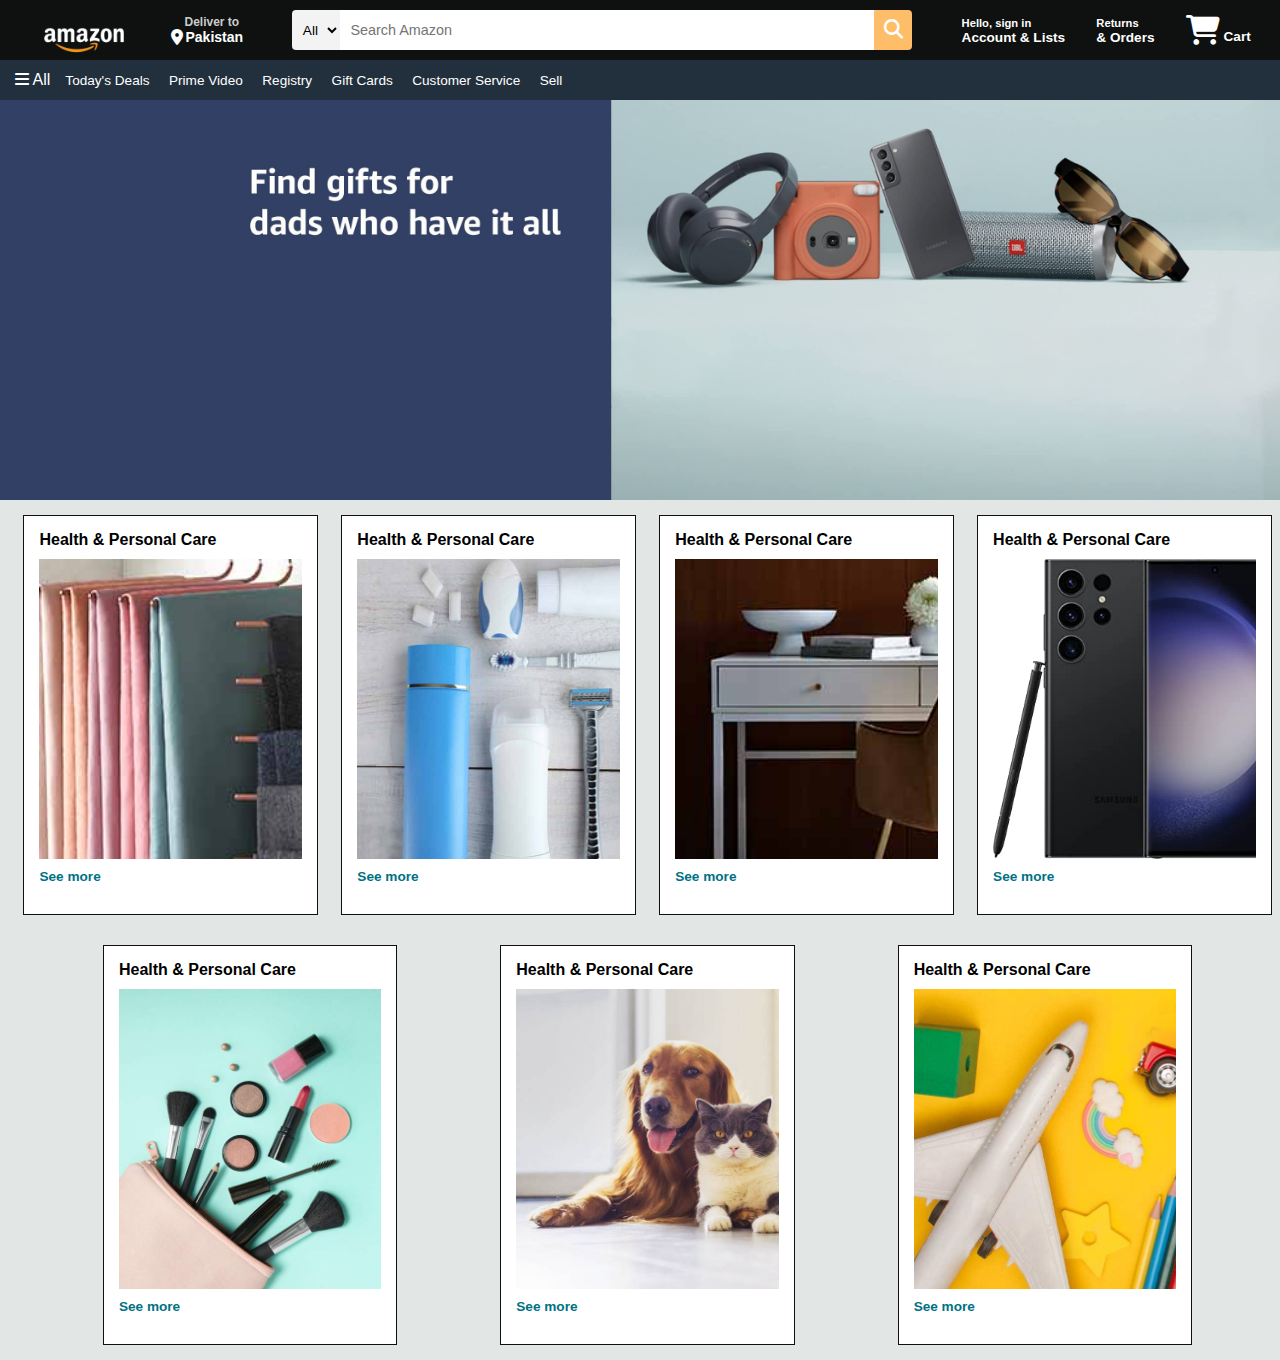
<file: amazon/index.html>
<!DOCTYPE html>
<html lang="en">

<head>
    <meta charset="UTF-8">
    <meta name="viewport" content="width=device-width, initial-scale=1.0">
    <title>Amazon.com.Spend less. Smile more</title>
</head>
<link rel="stylesheet" href="style.css">
<link rel="stylesheet" href="https://cdnjs.cloudflare.com/ajax/libs/font-awesome/6.7.2/css/all.min.css">

<body>
    <header>
        <div class="nav">
            <div class="nav_logo border">
                <div class="logo"></div>
            </div>

            <div class="nav_address border">
                <p class="add_first">Deliver to</p>
                <div class="add_icon">
                    <i class="fa-solid fa-location-dot"></i>

                    <p class="add_second">Pakistan</p>
                </div>
            </div>

            <div class="nav_search">
                <select class="search_select">
                    <option>All</option>
                </select>
                <input type="text" placeholder="Search Amazon" class="search_input">
                <div class="search_icon">
                    <i class="fa-solid fa-magnifying-glass"></i>
                </div>
            </div>

            <div class="nav_signin border">
                <p><span>Hello, sign in</span></p>
                <p class="nav_second">Account & Lists</p>
            </div>

            <div class="nav_return border">
                <p><span>Returns</span></p>
                <p class="nav_second">& Orders</p>
            </div>

            <div class="nav_cart border">
                <i class="fa-solid fa-cart-shopping"></i>
                Cart
            </div>
        </div>

        <div class="panel">
            <div class="panel_all">
                <i class="fa-solid fa-bars"></i>
                All
            </div>

            <div class="panel_options">
                <p>Today's Deals</p>
                <p>Prime Video</p>
                <p>Registry</p>
                <p>Gift Cards</p>
                <p>Customer Service</p>
                <p>Sell</p>
            </div>
    </header>

    <div class="hero_section"></div>

    <div class="shop_section">
        <div class="box1 box">
            <div class="box_content">
                <h3>Health & Personal Care</h3>
                <div class="box_image" style="background-image: url('box1_image.jpg');"></div>
                <p>See more</p>
            </div>
        </div>
        <div class="box2 box">
            <div class="box_content">
                <h3>Health & Personal Care</h3>
                <div class="box_image" style="background-image: url('box2_image.jpg');"></div>
                <p>See more</p>
            </div>
        </div>
        <div class="box3 box">
            <div class="box_content">
                <h3>Health & Personal Care</h3>
                <div class="box_image" style="background-image: url('box3_image.jpg');"></div>
                <p>See more</p>
            </div>
        </div>
        <div class="box4 box">
            <div class="box_content">
                <h3>Health & Personal Care</h3>
                <div class="box_image" style="background-image: url('box4_image.jpg');"></div>
                <p>See more</p>
            </div>
        </div>
        <div class="box4 box">
            <div class="box_content">
                <h3>Health & Personal Care</h3>
                <div class="box_image" style="background-image: url('box5_image.jpg');"></div>
                <p>See more</p>
            </div>
        </div>
        <div class="box4 box">
            <div class="box_content">
                <h3>Health & Personal Care</h3>
                <div class="box_image" style="background-image: url('box6_image.jpg');"></div>
                <p>See more</p>
            </div>
        </div>
        <div class="box4 box">
            <div class="box_content">
                <h3>Health & Personal Care</h3>
                <div class="box_image" style="background-image: url('box7_image.jpg');"></div>
                <p>See more</p>
            </div>
        </div>
    </div>

</body>

</html>
</file>
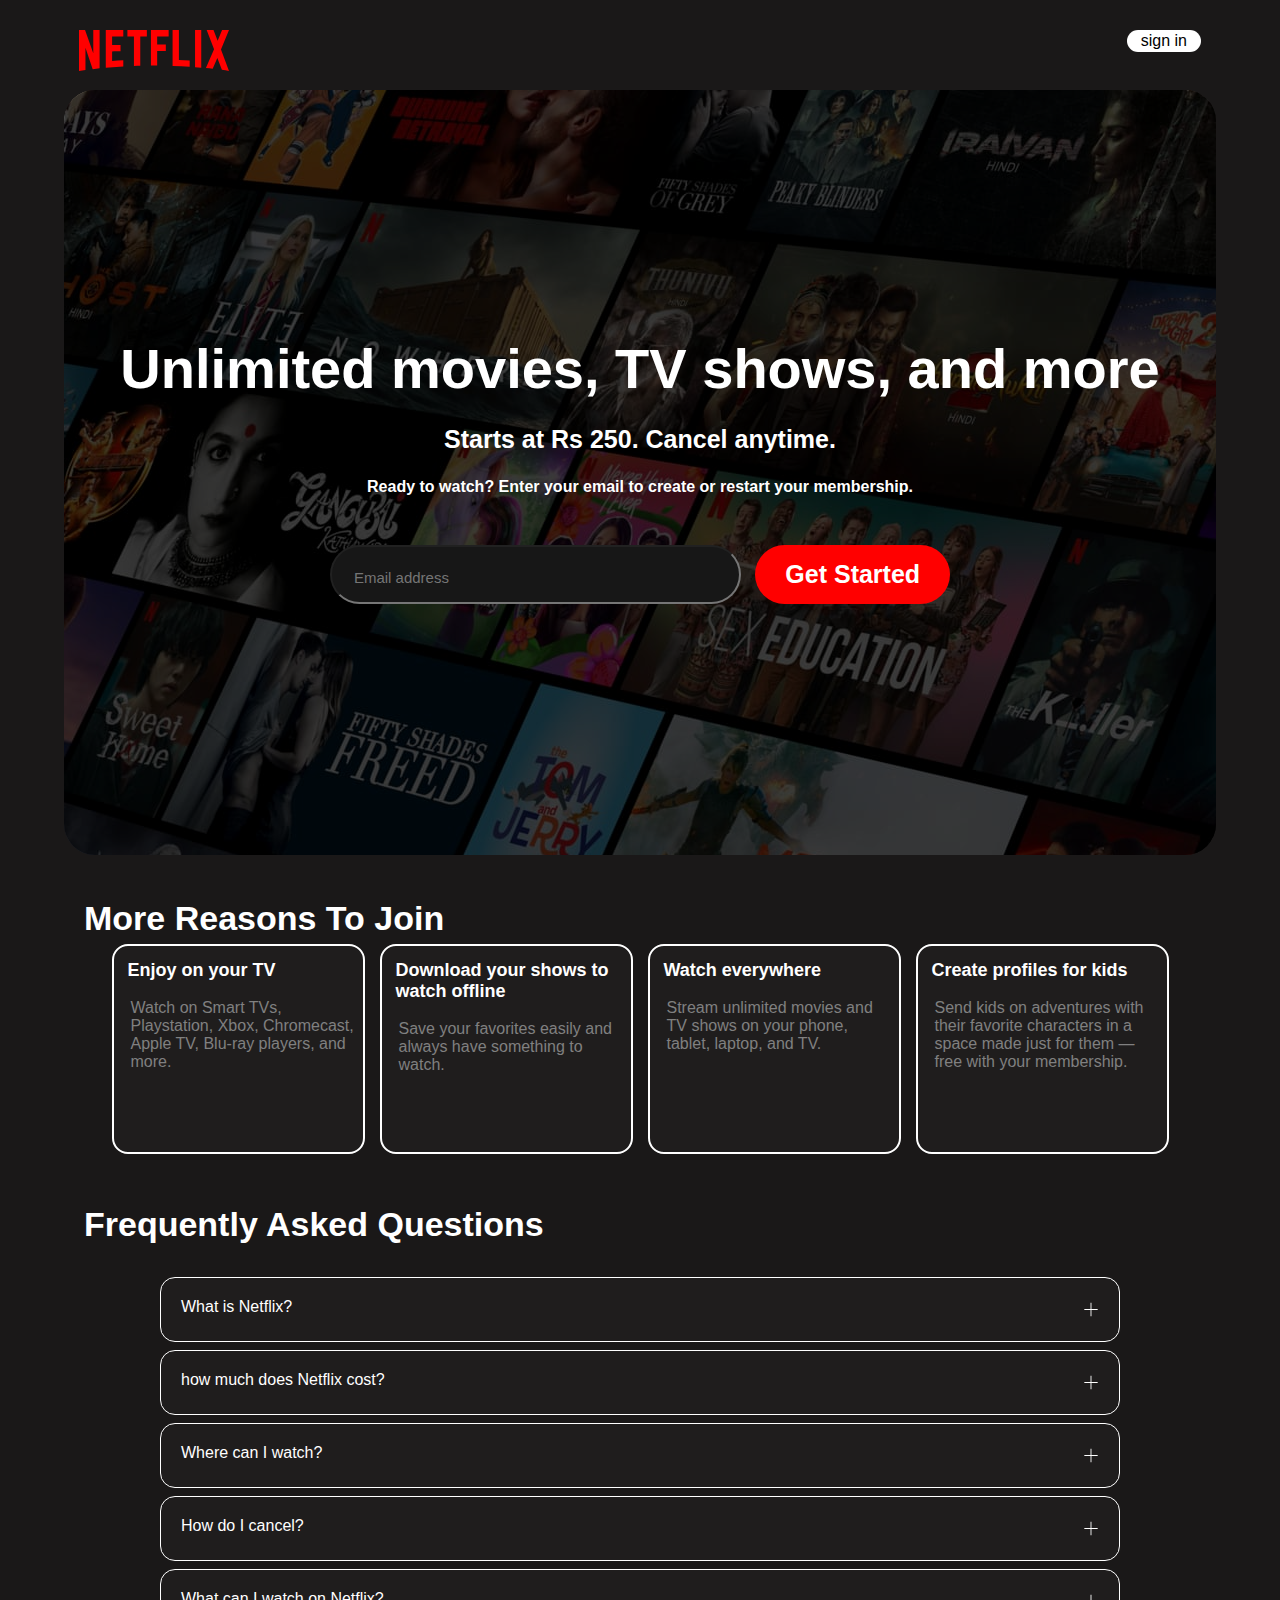
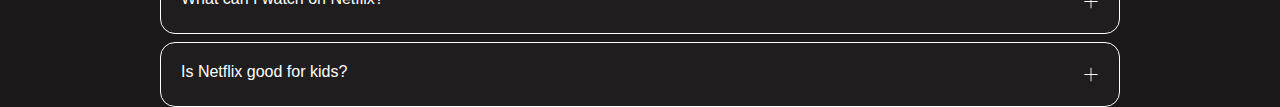
<file: netflix_login_page_clone/index.html>
<!DOCTYPE html>
<html lang="en">

<head>
    <meta charset="UTF-8">
    <meta name="viewport" content="width=device-width, initial-scale=1.0">
    <title>Netflix</title>
    <link rel="stylesheet" href="style.css">
</head>

<body>
    <header>
        <nav>
            <div class="logo"><img src="images/New folder/logo.svg" alt=""></div>
            <div class="sign"><button>sign in</button> </div>
        </nav>
    </header>
    <main>

        <div class="text">
            
            
            <span> Unlimited movies, TV shows, and more</span>
            
            
            <span>Starts at Rs 250. Cancel anytime.</span>
            
            
            <span>Ready to watch? Enter your email to create or restart your membership.</span>
            <div class=host>
                <input class="address" type="text" placeholder="Email address">
                <button class="login">Get Started</button>
            </div>
        </div>
    </main>
    

    <section>
        <div class="headinh-2">
            <h1>More Reasons To Join</h1>
        </div>
        <div class="Reasons">
            <div class="mbox1 msg">
                <h3>Enjoy on your TV</h3>
                <p>Watch on Smart TVs, Playstation, Xbox, Chromecast, Apple TV, Blu-ray players, and more.</p>
            </div>

            <div class="mbox2 msg">
                <h3>Download your shows to watch offline</h3>
                <p>Save your favorites easily and always have something to watch.</p>
            </div>
            
            <div class="mbox3 msg">
                <h3>Watch everywhere</h3>
                <p>Stream unlimited movies and TV shows on your phone, tablet, laptop, and TV.</p>
            </div>
            
            <div class="mbox4 msg">
                <h3>Create profiles for kids</h3>
                <p>Send kids on adventures with their favorite characters in a space made just for them — free with your
                    membership.</p>
            </div>
        </div>

    </section>

    <section>

        <div class="heading-3">
            <h1>Frequently Asked Questions</h1>
        </div>
        <div class="questions">
            <span>What is Netflix? </span>
            <svg xmlns="http://www.w3.org/2000/svg" fill="none" role="img" viewBox="0 0 36 36" width="36" height="36" data-icon="PlusLarge" aria-hidden="true" class="accordion-heading_iconStyles__199uojx2 accordion-heading_iconStyles_isOpen_false__199uojx4 default-ltr-cache-69r1y0-StyledPlusLarge e164gv2o4"><path fill-rule="evenodd" clip-rule="evenodd" d="M17 17V3H19V17H33V19H19V33H17V19H3V17H17Z" fill="currentColor"></path></svg>
        </div>

        <div class="questions">
            <span>how much does Netflix cost? </span>
            <svg xmlns="http://www.w3.org/2000/svg" fill="none" role="img" viewBox="0 0 36 36" width="36" height="36" data-icon="PlusLarge" aria-hidden="true" class="accordion-heading_iconStyles__199uojx2 accordion-heading_iconStyles_isOpen_false__199uojx4 default-ltr-cache-69r1y0-StyledPlusLarge e164gv2o4"><path fill-rule="evenodd" clip-rule="evenodd" d="M17 17V3H19V17H33V19H19V33H17V19H3V17H17Z" fill="currentColor"></path></svg>
        </div>

        <div class="questions">
            <span>Where can I watch? </span>
            <svg xmlns="http://www.w3.org/2000/svg" fill="none" role="img" viewBox="0 0 36 36" width="36" height="36" data-icon="PlusLarge" aria-hidden="true" class="accordion-heading_iconStyles__199uojx2 accordion-heading_iconStyles_isOpen_false__199uojx4 default-ltr-cache-69r1y0-StyledPlusLarge e164gv2o4"><path fill-rule="evenodd" clip-rule="evenodd" d="M17 17V3H19V17H33V19H19V33H17V19H3V17H17Z" fill="currentColor"></path></svg>
        </div>

        <div class="questions">
            <span>How do I cancel? </span>
            <svg xmlns="http://www.w3.org/2000/svg" fill="none" role="img" viewBox="0 0 36 36" width="36" height="36" data-icon="PlusLarge" aria-hidden="true" class="accordion-heading_iconStyles__199uojx2 accordion-heading_iconStyles_isOpen_false__199uojx4 default-ltr-cache-69r1y0-StyledPlusLarge e164gv2o4"><path fill-rule="evenodd" clip-rule="evenodd" d="M17 17V3H19V17H33V19H19V33H17V19H3V17H17Z" fill="currentColor"></path></svg>
        </div>

        <div class="questions">
            <span>What can I watch on Netflix? </span>
            <svg xmlns="http://www.w3.org/2000/svg" fill="none" role="img" viewBox="0 0 36 36" width="36" height="36" data-icon="PlusLarge" aria-hidden="true" class="accordion-heading_iconStyles__199uojx2 accordion-heading_iconStyles_isOpen_false__199uojx4 default-ltr-cache-69r1y0-StyledPlusLarge e164gv2o4"><path fill-rule="evenodd" clip-rule="evenodd" d="M17 17V3H19V17H33V19H19V33H17V19H3V17H17Z" fill="currentColor"></path></svg>
        </div>

        <div class="questions">
            <span>Is Netflix good for kids? </span>
            <svg xmlns="http://www.w3.org/2000/svg" fill="none" role="img" viewBox="0 0 36 36" width="36" height="36" data-icon="PlusLarge" aria-hidden="true" class="accordion-heading_iconStyles__199uojx2 accordion-heading_iconStyles_isOpen_false__199uojx4 default-ltr-cache-69r1y0-StyledPlusLarge e164gv2o4"><path fill-rule="evenodd" clip-rule="evenodd" d="M17 17V3H19V17H33V19H19V33H17V19H3V17H17Z" fill="currentColor"></path></svg>
        </div>
            
            
            

            
            
           

            
        
    </section>








</body>

</html>
</file>
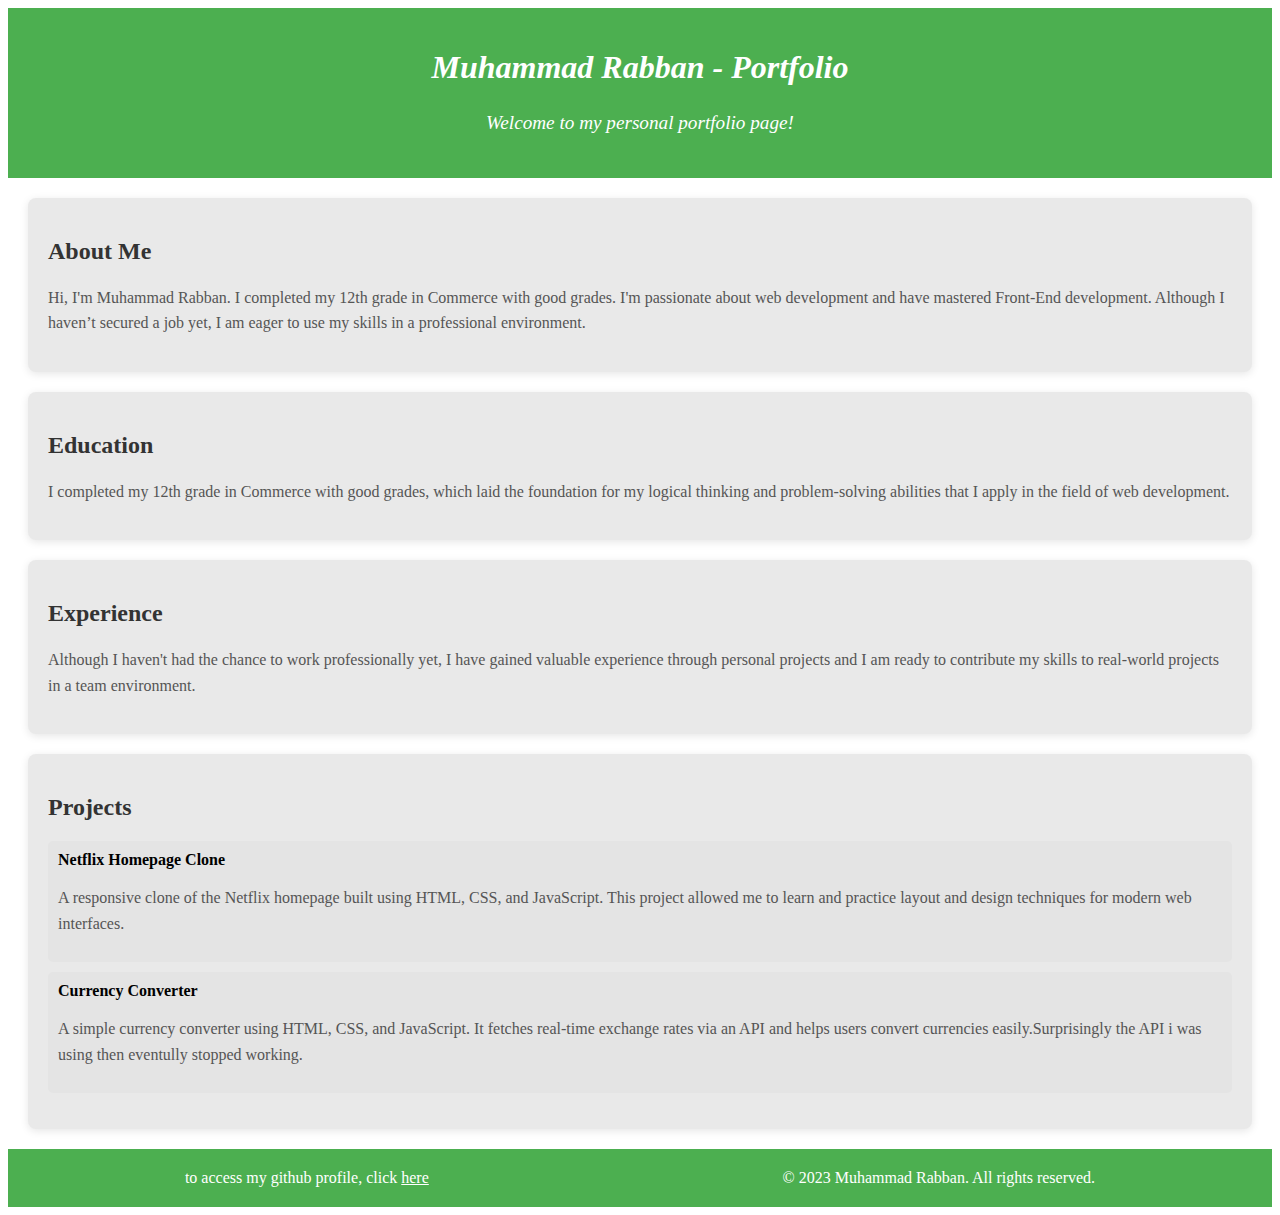
<file: portfolio/index.html>
<!DOCTYPE html>
<html lang="en">

<head>
    <meta charset="UTF-8">
    <meta name="viewport" content="width=device-width, initial-scale=1.0">
    <title>Muhammad Rabban - Portfolio</title>
    <style>
        /* #34363a */  desired color
        body {
            font-family: 'Arial', sans-serif;
            margin: 0;
            padding: 0;
            background-color: #fafafa;
        }

        header {
            background-color: #4CAF50;
            color: white;
            padding: 20px;
            text-align: center;
            font-style: italic;
        }

        header p {
            font-size: 1.2em;
            color: white;
        }

        section {
            padding: 20px;
            margin: 20px;
            background-color: #e9e9e9;
            box-shadow: 0 2px 8px rgba(0, 0, 0, 0.1);
            border-radius: 8px;
        }

        h2 {
            font-size: 1.5em;
            color: #333;
        }

        p {
            color: #555;
            line-height: 1.6;
        }

        .projects ul {
            list-style-type: none;
            padding: 0;
        }

        .projects li {
            background-color: #e4e4e4;
            margin: 10px 0;
            padding: 10px;
            border-radius: 5px;
        }

        footer {
            display: flex;
            align-items: center;
            justify-content: space-around;
            background-color: #4CAF50;

        }

        footer p {
            color: white;
        }

        footer a {
            color: white;
        }
        @media (max-width: 630px) {
            footer {
                display: flex;
                flex-direction: column;
            }
        }

    @media (max-width: 400px) {
        header h1 {
            font-size: 1.5em;
        }
        header {
            background-color: rgb(0, 0, 0);
        }
    }
    </style>
</head>

<body>

    <header>
        <h1>Muhammad Rabban - Portfolio</h1>
        <p>Welcome to my personal portfolio page!</p>
    </header>

    <section>
        <h2>About Me</h2>
        <p>Hi, I'm Muhammad Rabban. I completed my 12th grade in Commerce with good grades. I'm passionate about web
            development and have mastered Front-End development. Although I haven’t secured a job yet, I am eager to use
            my skills in a professional environment.</p>
    </section>

    <section>
        <h2>Education</h2>
        <p>I completed my 12th grade in Commerce with good grades, which laid the foundation for my logical thinking and
            problem-solving abilities that I apply in the field of web development.</p>
    </section>

    <section>
        <h2>Experience</h2>
        <p>Although I haven't had the chance to work professionally yet, I have gained valuable experience through
            personal projects and I am ready to contribute my skills to real-world projects in a team environment.</p>
    </section>

    <section class="projects">
        <h2>Projects</h2>
        <ul>
            <li>
                <strong>Netflix Homepage Clone</strong>
                <p>A responsive clone of the Netflix homepage built using HTML, CSS, and JavaScript. This project
                    allowed me to learn and practice layout and design techniques for modern web interfaces.</p>
            </li>
            <li>
                <strong>Currency Converter</strong>
                <p>A simple currency converter using HTML, CSS, and JavaScript. It fetches real-time exchange rates via
                    an API and helps users convert currencies easily.Surprisingly the API i was using then eventully
                    stopped working.</p>
            </li>
        </ul>
    </section>
    <footer>
        <p>to access my github profile, click <a href="https://github.com/itz-rabban">here</a></p>

        <p>&copy; 2023 Muhammad Rabban. All rights reserved.</p>
    </footer>


</body>

</html>
</file>
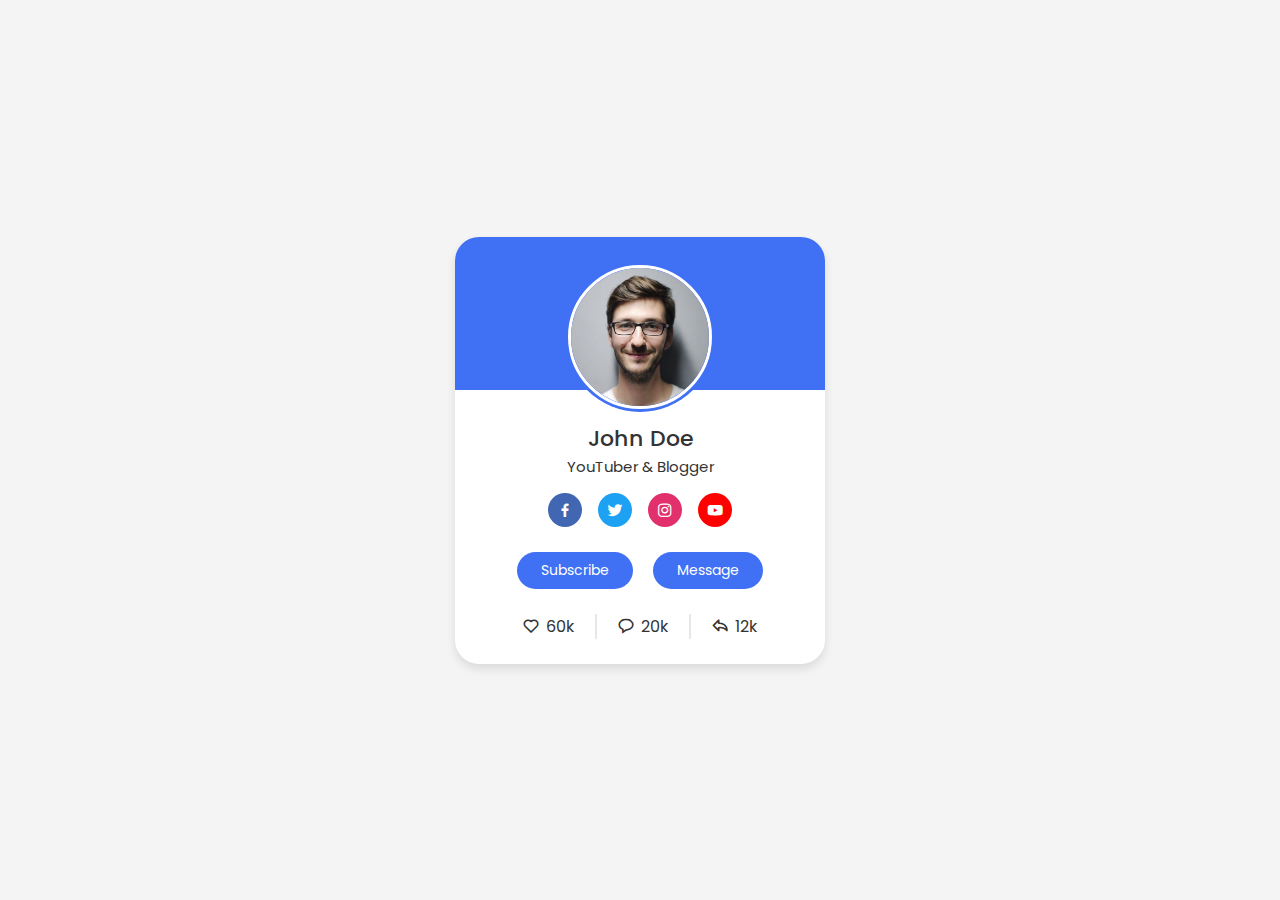
<file: Profile Card UI Design/index.html>
<!DOCTYPE html>
<html lang="en">
  <head>
    <meta charset="UTF-8" />
    <meta name="viewport" content="width=device-width, initial-scale=1.0" />
    <title>Profile Card UI Design</title>
    
    <link rel="stylesheet" href="style.css" />
    
    <link href="https://unpkg.com/boxicons@2.1.2/css/boxicons.min.css" rel="stylesheet" />
  
  </head>
  <body>
    <div class="profile-card">
      <div class="image">
        <img src="profile-card-img.jpg" alt="" class="profile-img" />
      </div>
      <div class="text-data">
        <span class="name">John Doe</span>
        <span class="job">YouTuber & Blogger</span>
      </div>
      <div class="media-buttons">
        <a href="#" style="background: #4267b2" class="link">
          <i class="bx bxl-facebook"></i>
        </a>
        <a href="#" style="background: #1da1f2" class="link">
          <i class="bx bxl-twitter"></i>
        </a>
        <a href="#" style="background: #e1306c" class="link">
          <i class="bx bxl-instagram"></i>
        </a>
        <a href="#" style="background: #ff0000" class="link">
          <i class="bx bxl-youtube"></i>
        </a>
      </div>
      <div class="buttons">
        <button class="button">Subscribe</button>
        <button class="button">Message</button>
      </div>
      <div class="analytics">
        <div class="data">
          <i class="bx bx-heart"></i>
          <span class="number">60k</span>
        </div>
        <div class="data">
          <i class="bx bx-message-rounded"></i>
          <span class="number">20k</span>
        </div>
        <div class="data">
          <i class="bx bx-share"></i>
          <span class="number">12k</span>
        </div>
      </div>
    </div>
  </body>
</html>
</file>
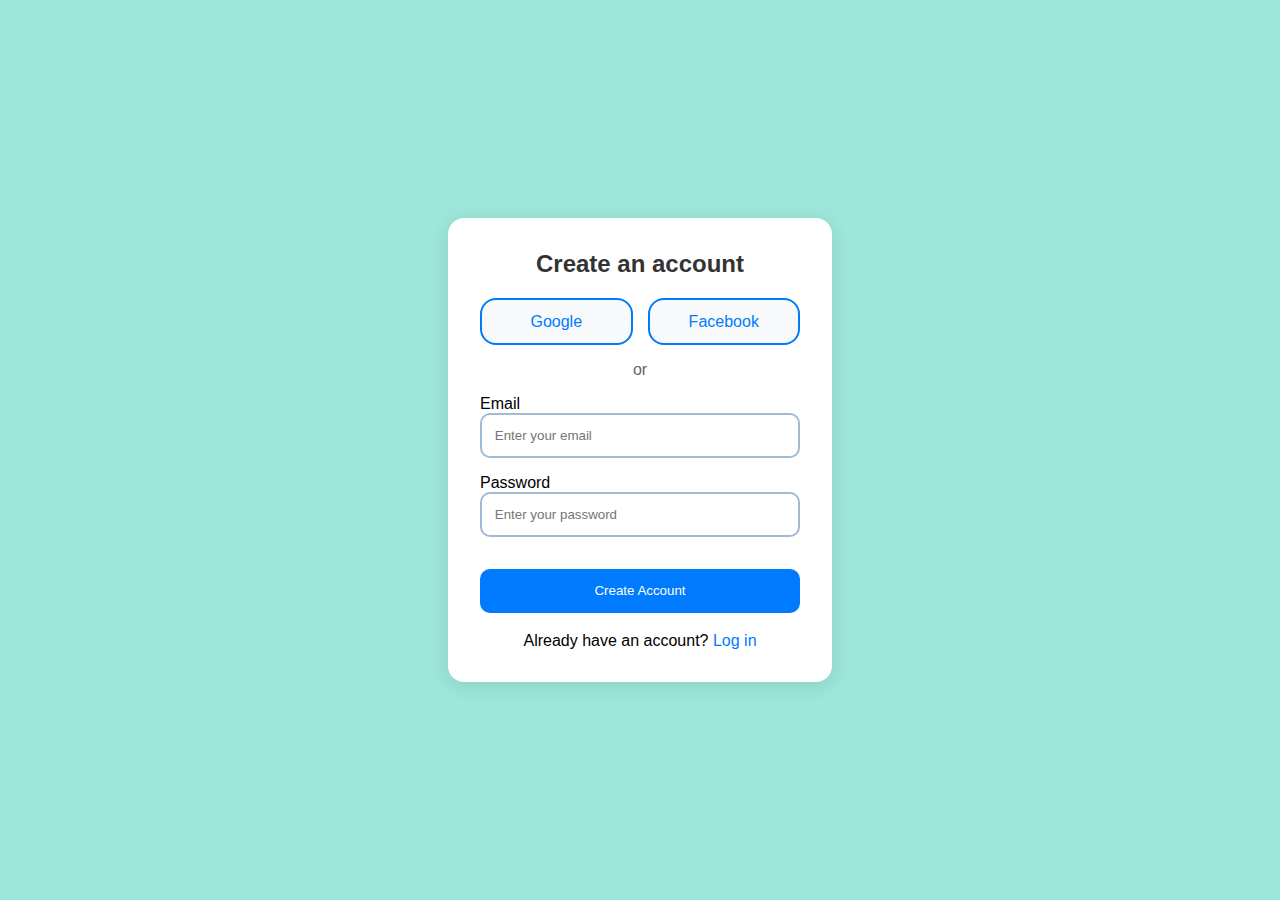
<file: sign up page/index.html>
<!DOCTYPE html>
<html lang="en">

<head>
    <meta charset="UTF-8">
    <meta name="viewport" content="width=device-width, initial-scale=1.0">
    <title>Sign Up For This Website</title>
    <link rel="stylesheet" href="style.css">
</head>

<body>
    <div class="container">
        <form>
            <h2>Create an account</h2>
            <div class="boxes">
                <div class="box1 box">Google</div>
                <div class="box2 box">Facebook</div>
            </div>

            <div class="para">
                <p id="or">or</p>
            </div>


            <div class="em-box">
                <div class="email">Email</div>
                <input type="text" placeholder="Enter your email">
            </div>


            <div class="pass-box">
                <div class="password">Password</div>
                <input type="password" placeholder="Enter your password">
            </div>

            <button>Create Account</button>
            <p id="already">Already have an account? <a href="log.html">Log in</a></p>
        </form>
    </div>
</body>

</html>
</file>
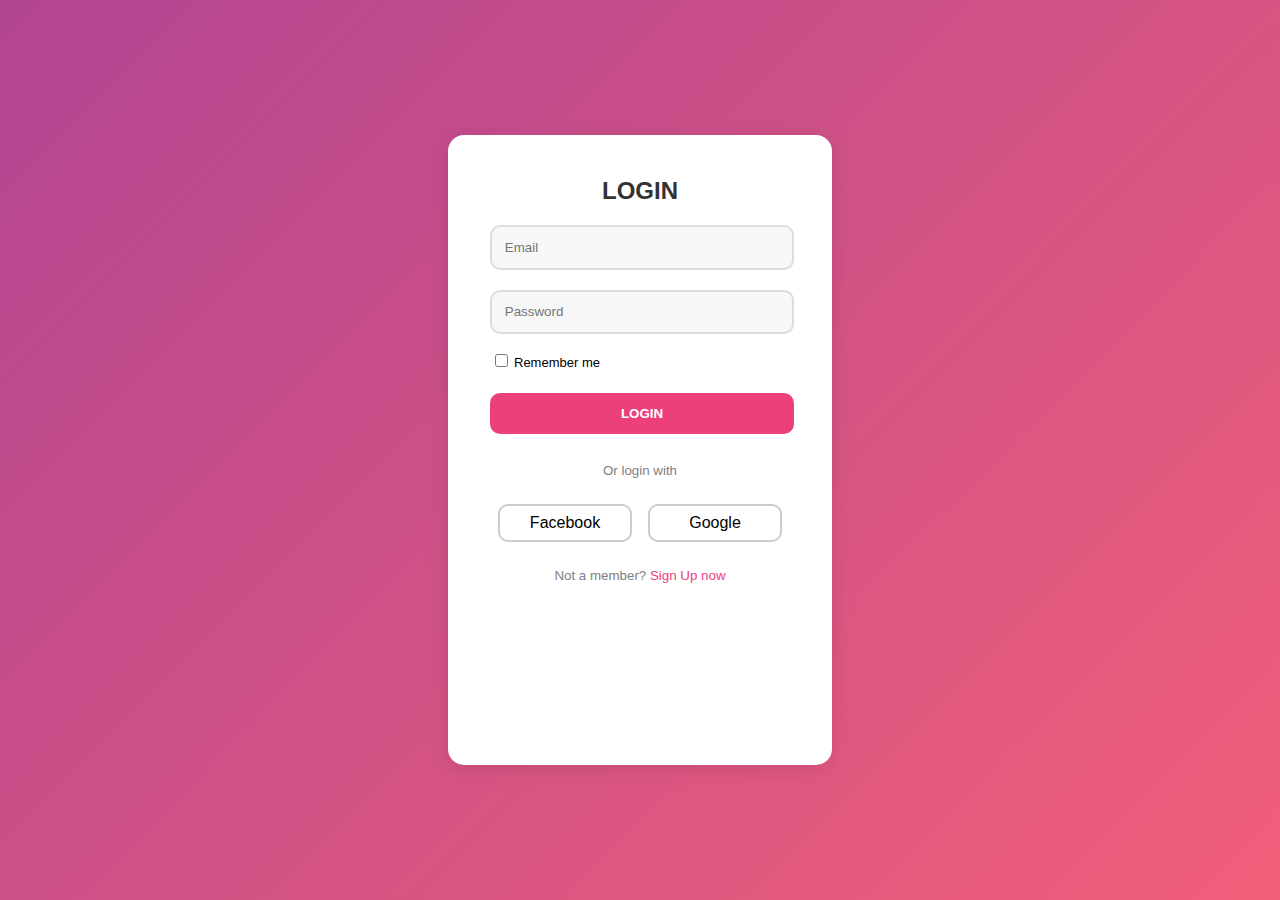
<file: sign up page/log.html>
<!DOCTYPE html>
<html lang="en">

<head>
    <meta charset="UTF-8">
    <meta name="viewport" content="width=device-width, initial-scale=1.0">
    <title>log in to account</title>
    <link rel="stylesheet" href="login.css">
    <style>
       
    </style>
    
</head>

<body>
    <div class="container">
        <form>
            <h2>LOGIN</h2>
            <input id="email" type="text" placeholder="Email">
            <input id="password" type="password" placeholder="Password">
            <br>
            <input id="remember" type="checkbox" name="remember-me" value="remember-me"><label for="remember">Remember
                me</label>
            <br>
            <button type="submit">LOGIN</button>
            <p>Or login with</p>
            <div class="boxes">
                <div class="box box1">Facebook</div>
                <div class="box box2">Google</div>
            </div>

            <p class="redirect">Not a member? <a href="index.html">Sign Up now</a></p>
        </form>
    </div>
</body>

</html>
</file>
<file: amazon/style.css>
* {
    margin: 0;
    padding: 0;
    box-sizing: border-box;
    font-family: Arial, Helvetica, sans-serif;
}

div.nav {
    width: 100%;
    height: 60px;
    background-color: #0F1111;
    display: flex;
    color: white;
    align-items: center;
    justify-content: space-evenly;
}

.nav_logo {
    height: 50px;
    width: 114px;
    padding: 5px;
}

.logo {
    background-image: url("amazon_logo.png");
    background-size: cover;
    height: 50px;
    width: 100%;
    padding: 3px 5px 5px 5px;
}

.border {
    border: 2px solid transparent;
}

.border:hover {
    border: 1px solid white;
}

.nav_address {
    align-self: center;
    
}

.add_icon {
    display: flex;
}

.add_first {
    font-size: 12px;
    color: #cccccc;
    margin-left: 14px;
}

.add_second {
    font-size: 14px;
    margin-left: 3px;
}

.nav_search {
    display: flex;
    height: 40px;
    width: 620px;
    margin: 0 20px;

}

.nav_search:focus-within {
    border: 2px solid orange;
}

.search_select {
    background-color: #f3f3f3;
    width: 55px;
    text-align: center;
    border-top-left-radius: 4px;
    border-bottom-left-radius: 4px;
    border: none;
    font-size: 0.85rem;
    padding: 3px;
}

.search_input {

    background-color: #ffffff;
    width: 100%;
    border: none;
    font-size: 0.9rem;
    height: 40px;
    padding-left: 10px;

}


.search_input:focus {
    outline: none;
}
    

.search_icon {
    width: 45px;
    display: flex;
    justify-content: center;
    align-items: center;
    background-color: pink;
    border-top-right-radius: 4px;
    border-bottom-right-radius: 4px;
    font-size: 1.2rem;
    background-color: #febd68;
}

 span {
    font-size: 0.7rem;
}

p{
    font-size: 0.85rem;
    font-weight: 700;
}

.nav_cart i {
    font-size: 30px;
}

.nav_cart {
    font-size: 0.85rem;
    font-weight: 700;
}

.panel {
    height: 40px;
    background-color: #222f3d;
    display: flex;
    color: white;
    align-items: center;

}
.panel_all {
    margin-left: 15px;
}
.panel_options p {
    display: inline;
    margin-left: 15px;
    font-size: 0.85rem;
    font-weight: 520;
}

.hero_section {
    background-image: url("hero_image.jpg");
    background-size: cover;
    height: 400px;
}

.shop_section {
    display: flex;
    justify-content: space-evenly;
    background-color: #e2e7e6;
    flex-wrap: wrap;
}


.box{
    height: 400px;
    width: 23%;
    margin: 15px 0 15px 15px;
    border: #0F1111 1px solid;
    background-color: white;
    padding: 15px;

}
.box_image{
    background-size: cover;
    height: 300px;
    margin-bottom: 10px;
    margin-top: 10px ;
}

.box_content {
    margin-bottom: 15px;
}

.box_content h3  {
    font-size: 1rem;
    margin-bottom: 8px;
}
.box_content p {
    font-size: 0.85rem;
    margin-bottom: 8px;
    color: #007185;
}
.box_content p:hover {
    text-decoration: underline;
    cursor: pointer;
}
</file>
<file: netflix_login_page_clone/style.css>
*{
    padding: 0;
    margin: 0;
    box-sizing: border-box;
    
    font-family: 'Segoe UI', Tahoma, Geneva, Verdana, sans-serif;
}
body{
    background-color: rgb(26, 24, 24);
}
nav{
    display: flex;
    justify-content: space-between;
    /* background-color: aqua; */
    max-width: 90vw;
    margin: auto;
    margin-top: 15px;
    padding: 15px;
}
nav .logo{
    width: 150px;
}
 nav .sign button{
    font-size: medium;
    background-color: white;
    border-radius: 50px ;
    padding: 2px 14px;
    border: none;
    cursor: pointer;
} 
.bg img{
    width: 95vw ;
 height: 85vh ;
}
main{
    display: flex;
    justify-content: center;
}
main  {
    background-image: url(images/bg.jpg);
    max-width: 90vw;
    height: 85vh;
    border-radius: 31px;
    margin: auto;
    position: relative;
}
main::before{
    content:" " ;
    position: absolute;
    width: 100%;
    height: 100%;
    border-radius: 31px;
    background-color: rgba(0,0,0,0.7);
    
}
    
    

/* main div.box{
    width: 95vw;
    height: 85vh;
    background-color: black;
    opacity: 0.4;
    border-radius: 31px;
    position: relative;
    align-content: center;

    
} */

main  div.text{
   display: flex;
   justify-content: center;
   flex-direction: column;
   align-items: center;
   gap: 24px;
   padding: 23px;
   text-align: center;
   position: relative;
   z-index: 1px;
   
  
}
main div.text span:first-child{
    color: #ffffff;
    font-family: 'Segoe UI', Tahoma, Geneva, Verdana, sans-serif;
    font-weight: 900;
    font-size: 56px;
}
main div.text span:nth-child(2){
    color: #ffffff;
    font-family: 'Segoe UI', Tahoma, Geneva, Verdana, sans-serif;
    font-weight: bolder;
    font-size: 25px;
}
main div.text span:nth-child(3){
    color: #ffffff;
    font-family: 'Segoe UI', Tahoma, Geneva, Verdana, sans-serif;
    font-weight: bold;
    font-size: 16px;
}

    

.address{

    padding: 22px 186px 16px 22px;    
    font-size: 15px;
    border-radius: 35px;
    background-color: rgba(23,23,23,1);
    margin: 5px;

}

  
.login{
    background-color: red;
    padding: 15px 30px;
    font-size: 25px;
    font-weight: bolder;
    color: white;
    border: none;
    border-radius: 35px;
    cursor: pointer;
    margin: 5px;
}
.host{
    margin-top: 20px;
}
section div h1{
    color: #ffffff;
    font-size: 34px;
    padding: 25px;
    margin-top: 19px;
    margin-left: 59px;
}

.boxes{
    border: 2px solid white;
    width: 230px;
    height: 270px;
    margin: 20px;
    border-radius: 30px;
    background-color: rgba(0, 0, 0, 0.3);
    cursor: pointer;
    object-fit: cover;
    overflow: hidden;
}
.Reasons{
    display: flex;
    justify-content: center;
    gap: 1px;
    margin-top: -26px;
    color: #ffffff;
    
    
}
.msg{
    border: 2px solid white;
    width: 253px;
    height: 210px;
    margin: 7px;
    border-radius: 16px;
    background-color: rgba(114, 114, 114, 0.062);
    cursor: pointer;
  
}
h3{
    font-size: 18px;
    padding: 14px;
}
.msg p{
    margin-left: 13px;
    padding: 4px;
    color: gray;
    
}
.questions svg{
width: 16px;
height: 23px;
}

.questions{
    display: flex;
    background-color: rgba(114, 114, 114, 0.062);
    padding: 20px;
    max-width: 75vw;
    margin: auto;
    justify-content: space-between;
    border: #ffffff 1px solid;
    color: #ffffff;
    margin-top: 8px;
    border-radius: 15px;
    cursor: pointer;
}   

@media screen and (max-width: 800px) {
    main div.text {
        gap: 10px;
    }
    main div.text span:first-child {
        font-size: 32px;
    }
    main div.text span:nth-child(2) {
        font-size: 20px;
    }
    main div.text span:nth-child(3) {
        font-size: 14px;
    }
    .address {
        padding: 15px 100px 10px 15px;
        font-size: 14px;
    }
    .login {
        padding: 10px 20px;
        font-size: 20px;
    }
}

@media screen and (max-width: 600px) {
    nav {
        flex-direction: column;
        align-items: center;
        margin-top: 10px;
    }
    .logo {
        width: 120px;
    }
    .sign button {
        font-size: small;
    }
    main {
        height: 70vh;
    }
    main div.text {
        gap: 8px;
    }
    main div.text span:first-child {
        font-size: 28px;
    }
    main div.text span:nth-child(2) {
        font-size: 18px;
    }
    main div.text span:nth-child(3) {
        font-size: 12px;
    }
    .address {
        padding: 12px 80px 10px 12px;
        font-size: 13px;
    }
    .login {
        padding: 8px 16px;
        font-size: 18px;
    }
    .allbox {
        flex-direction: column;
        align-items: center;
    }
    .boxes {
        width: 90%;
        height: 200px;
        margin: 10px 0;
    }
    .Reasons {
        flex-direction: column;
        align-items: center;
        margin-top: 0;
    }
    .msg {
        width: 90%;
        height: 180px;
        margin: 10px 0;
    }
    .questions {
        flex-direction: column;
        align-items: flex-start;
        max-width: 90vw;
        margin-top: 10px;
        padding: 15px;
    }
}

@media screen and (max-width: 400px) {
    main div.text {
        gap: 5px;
    }
    main div.text span:first-child {
        font-size: 24px;
    }
    main div.text span:nth-child(2) {
        font-size: 16px;
    }
    main div.text span:nth-child(3) {
        font-size: 12px;
    }
    .address {
        padding: 12px 50px 10px 12px;
        font-size: 12px;
    }
    .login {
        padding: 8px 16px;
        font-size: 16px;
    }
    .boxes {
        width: 80%;
        height: 180px;
    }
    .msg {
        width: 80%;
        height: 160px;
    }
    .questions {
        padding: 10px;
    }
}
</file>
<file: Profile Card UI Design/style.css>
/* Google Fonts - Poppins */
@import url("https://fonts.googleapis.com/css2?family=Poppins:wght@300;400;500;600&display=swap");
* {
  margin: 0;
  padding: 0;
  box-sizing: border-box;
  font-family: "Poppins", sans-serif;
}
body {
  height: 100vh;
  display: flex;
  align-items: center;
  justify-content: center;
  background-color: #f4f4f4;
}
.profile-card {
  display: flex;
  flex-direction: column;
  align-items: center;
  max-width: 370px;
  width: 100%;
  background: #fff;
  border-radius: 24px;
  padding: 25px;
  box-shadow: 0 5px 10px rgba(0, 0, 0, 0.1);
  position: relative;
}
.profile-card::before {
  content: "";
  position: absolute;
  top: 0;
  left: 0;
  height: 36%;
  width: 100%;
  border-radius: 24px 24px 0 0;
  background-color: #4070f4;
}
.image {
  position: relative;
  height: 150px;
  width: 150px;
  border-radius: 50%;
  background-color: #4070f4;
  padding: 3px;
  margin-bottom: 10px;
}
.image .profile-img {
  height: 100%;
  width: 100%;
  object-fit: cover;
  border-radius: 50%;
  border: 3px solid #fff;
}
.profile-card .text-data {
  display: flex;
  flex-direction: column;
  align-items: center;
  color: #333;
}
.text-data .name {
  font-size: 22px;
  font-weight: 500;
}
.text-data .job {
  font-size: 15px;
  font-weight: 400;
}
.profile-card .media-buttons {
  display: flex;
  align-items: center;
  margin-top: 15px;
}
.media-buttons .link {
  display: flex;
  align-items: center;
  justify-content: center;
  color: #fff;
  font-size: 18px;
  height: 34px;
  width: 34px;
  border-radius: 50%;
  margin: 0 8px;
  background-color: #4070f4;
  text-decoration: none;
}
.profile-card .buttons {
  display: flex;
  align-items: center;
  margin-top: 25px;
}
.buttons .button {
  color: #fff;
  font-size: 14px;
  font-weight: 400;
  border: none;
  border-radius: 24px;
  margin: 0 10px;
  padding: 8px 24px;
  background-color: #4070f4;
  cursor: pointer;
  transition: all 0.3s ease;
}
.buttons .button:hover {
  background-color: #0e4bf1;
}
.profile-card .analytics {
  display: flex;
  align-items: center;
  margin-top: 25px;
}
.analytics .data {
  display: flex;
  align-items: center;
  color: #333;
  padding: 0 20px;
  border-right: 2px solid #e7e7e7;
}
.data i {
  font-size: 18px;
  margin-right: 6px;
}
.data:last-child {
  border-right: none;
}
</file>
<file: sign up page/style.css>
* {
    padding: 0;
    margin: 0;
    box-sizing: border-box;
}

body {
    display: flex;
    justify-content: center;
    align-items: center;
    min-height: 100vh;
    background-color: #9de6d9; /* Darker background for contrast */
    font-family: Arial, sans-serif;
}

.container {
    display: flex;
    flex-direction: column; /* Stack elements */
    background-color: #ffffff; /* White background for contrast */
    padding: 2rem;
    border-radius: 1rem;
    min-height: 50vh;
    width: 30vw;
    box-shadow: 0 4px 20px rgba(0, 0, 0, 0.1); /* Subtle shadow for depth */
}

h2 {
    text-align: center;
    color: #333; /* Dark text color */
    margin-bottom: 20px;
}

.boxes {
    display: flex;
    margin-bottom: 1rem;
    justify-content: center;
    gap: 15px; /* Reduced gap for better alignment */
}

.box {
    flex: 1; /* Let boxes take equal space */
    border: 2px solid #007bff; /* Bootstrap Primary Color */
    border-radius: 1rem;
    padding: 0.8rem;
    background-color: #f8f9fa; /* Light background for buttons */
    color: #007bff;
    transition: background 0.3s, color 0.3s;
    cursor: pointer;
    text-align: center; /* Center text */
}

.box:hover {
    background-color: #e9ecef; /* Light hover effect */
}

.para {
    display: flex;
    justify-content: center;
    margin-bottom: 1rem;
    color: #666; /* Slightly lighter text for the divider */
}

.em-box, .pass-box {
    margin-bottom: 1rem; /* Space between fields */
}


.em-box input, .pass-box input {
    width: 100%; /* Make inputs take full width */
    padding: 0.8rem;
    border-radius: 10px;
    border: 2px solid #a3bad4; /* Primary color border */
    transition: border-color 0.3s;
}

.em-box input:focus, .pass-box input:focus {
    border-color: #0056b3; /* Darker blue on focus */
    outline: none; /* Remove default outline */
}

button {
    margin-top: 1rem;
    width: 100%; /* Full width button */
    padding: 0.8rem;
    border-radius: 10px;
    border: 2px solid #007bff;
    background-color: #007bff; /* Button color */
    color: white; /* White text */
    cursor: pointer;
    transition: background 0.3s, transform 0.2s;
}

button:hover {
    background-color: #0056b3; /* Darker blue on hover */
    transform: translateY(-1px); /* Subtle lift effect */
}

#already {
    margin-top: 1.2rem;
    text-align: center; /* Centered text */
}

#already a {
    color: #007bff; /* Link color */
    text-decoration: none;
}

#already a:hover {
    text-decoration: underline; /* Underline on hover */
}
</file>
<file: sign up page/login.css>
* {
    padding: 0;
    margin: 0;
    box-sizing: border-box;
}

body {
    display: flex;
    justify-content: center;
    align-items: center;
    min-height: 100vh;
    background: linear-gradient(135deg, #b24592, #f15f79); /* Pink to purple gradient */
    font-family: Arial, sans-serif;
}

.container {
    display: flex;
    flex-direction: column;
    background-color: #ffffff; /* White background for login box */
    padding: 2rem;
    border-radius: 1rem;
    min-height: 70vh;
    width: 30vw;
    box-shadow: 0 4px 20px rgba(0, 0, 0, 0.1);
}

h2 {
    text-align: center;
    padding: 10px;
    font-weight: bold;
    color: #333;
}

#email,
#password {
    width: 95%;
    padding: 0.8rem;
    border-radius: 10px;
    border: 2px solid #ddd;
    transition: border-color 0.3s;
    margin: 10px;
    background-color: #f7f7f7;
}

#email:focus,
#password:focus {
    border-color: #f15f79;
    outline: none;
}

#remember {
    margin: 10px 6px 10px 15px;
}

label {
    font-size: small;
}

button {
    margin: 10px;
    width: 95%;
    padding: 0.8rem;
    border-radius: 10px;
    border: none;
    background-color: #ec407a; /* Bright pink button */
    color: white;
    cursor: pointer;
    transition: background 0.3s, transform 0.2s;
    font-weight: bold;
    margin-top: 1rem;
    margin-bottom: 1.3rem;
}

button:hover {
    background-color: #d81b60;
    transform: translateY(-1px);
}

p {
    text-align: center;
    font-size: smaller;
    color: gray;
    padding: .5rem;
}

.boxes {
    display: flex;
    justify-content: center;
    align-items: center;
    margin: 10px;
}

.box {
    flex: 1;
    border: 2px solid #ccc;
    padding: .5rem;
    border-radius: 10px;
    margin: 8px;
    text-align: center;
    cursor: pointer;
    transition: background 0.3s, transform 0.2s;
}

.box:hover {
    background-color: #ec407a;
    color: white;
    transform: translateY(-1px);
    border-color: #ec407a;
}

.redirect {
    text-align: center;
    font-size: smaller;
    color: gray;
    padding: .5rem;
}

.redirect a {
    text-decoration: none;
    color: #ec407a;
}
</file>
